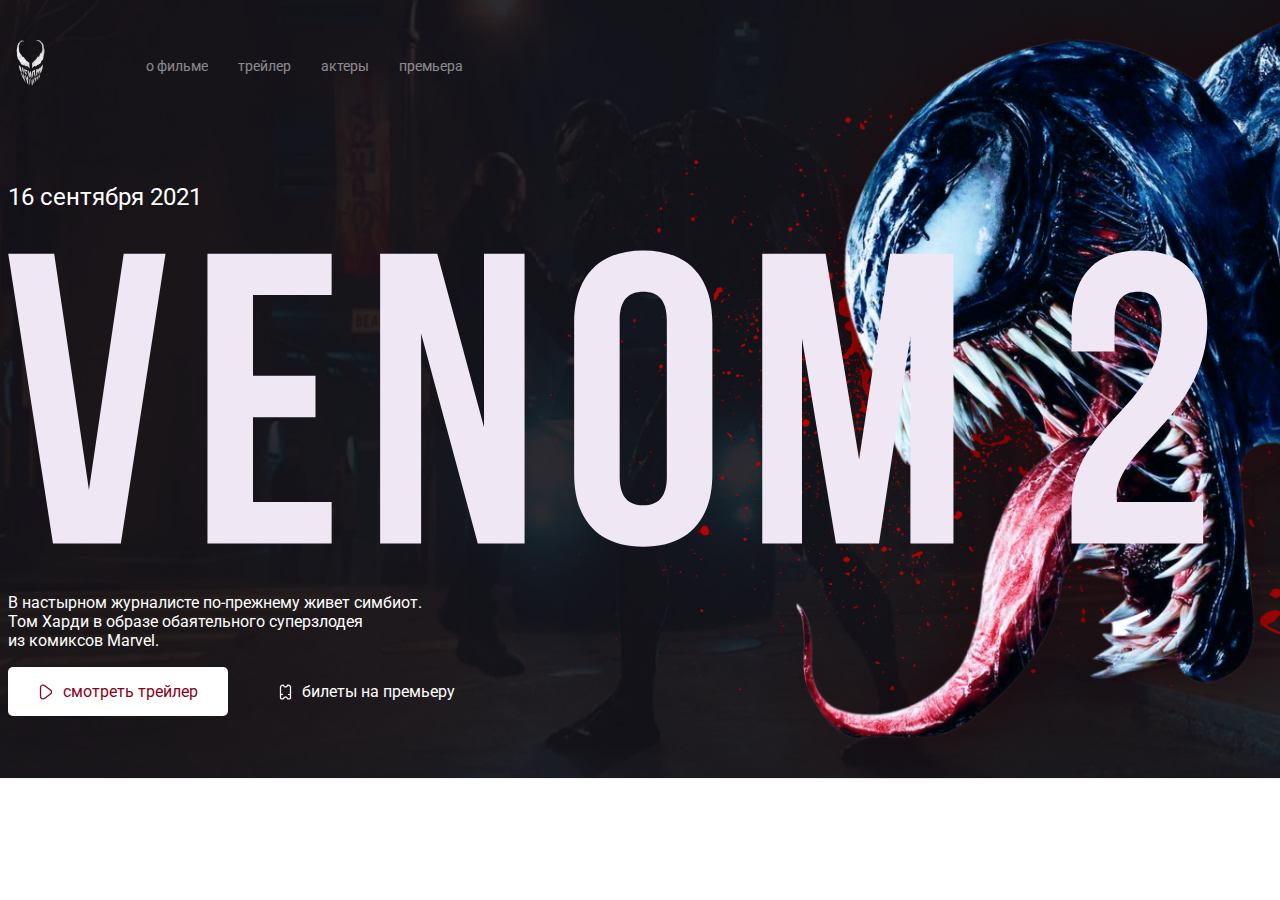
<file: Lutfullin/index.html>
<!DOCTYPE html>
<html lang="en">
  <head>
    <meta charset="UTF-8" />
    <meta name="viewport" content="width=device-width, initial-scale=1.0" />
    <title>Document</title>
    <link rel="stylesheet" href="style.css" />
  </head>
  <body>
    <header class="container">
      <a href="index.html"><img src="./img/i-removebg-preview 1.png" alt="" /></a>
      <nav>
        <ul>
          <li><a href="film.html">о фильме</a></li>
          <li><a href="">трейлер</a></li>
          <li><a href="">актеры</a></li>
          <li><a href="">премьера</a></li>
        </ul>
      </nav>
    </header>
    <main class="container">
      <p class="september">16 сентября 2021</p>
      <img src="./img/Venom 2.svg" alt="" class="venom" />
      <pre><p class="description">В настырном журналисте по-прежнему живет симбиот. 
Том Харди в образе обаятельного суперзлодея 
из комиксов Marvel.</p></pre>
      <div class="btns">
        <div class="btn">
          <img src="./img/fi-rr-play (1) 1.png" alt="" />
          <p>смотреть трейлер</p>
        </div>
        <div class="btn2">
          <img src="./img/Vector.png" alt="" />
          <p>билеты на премьеру</p>
        </div>
      </div>
    </main>
  </body>
</html>
</file>
<file: Lutfullin/style.css>
@import url('https://fonts.googleapis.com/css2?family=Roboto:wght@400;700&display=swap');

*{
    font-family: Roboto;
}

.container{
    max-width: 1700px;
    margin: 0 auto;
}

body{
    background-image: url(./img/Group\ 6\ \(1\).png);
    background-repeat: no-repeat;
    background-size: cover;
}

ul{
    display: flex;
    list-style: none;
    gap: 30px;
}

ul a{
    text-decoration: none;
    color: #ffffff;
    font-weight: 400;
    font-size: 14px;
    opacity: 50%;
}

header{
    display: flex;
    align-items: center;
    gap: 52px;
    padding-top: 20px;
}

.september{
    font-weight: 400;
    font-size: 24px;
    color: #ffffff;
    padding-top: 56px;
}

.venom{
    width: 1200px;
    height: 300px;
    padding-top: 14px;
}

.description{
    font-weight: 400;
    font-size: 16px;
    color: #ffffff;
    padding-top: 24px;
}

.btns{
    display: flex;
    align-items: center;
    gap: 51px;
}

.btn{
    display: flex;
    align-items: center;
    color: #8D0019;
    gap: 10px;
    background-color: #fff;
    border-radius: 5px;
    padding: 15px 30px;
}

.btn p{
    margin: 0;
}

.btn2{
    color: #ffffff;
    display: flex;
    gap: 10px;
    align-items: center;
}

.role{
    color: #ffffff;
}

.disp{
    display: flex;
    gap: 63px;
}

h2,h3{
    color: #ffffff;
}

h2{
    font-size: 36px;
    margin-bottom: 0;
}

.disp p{
    margin: 0;
}

button{
    background: #ffffff;
    border-radius: 50%;
    width: 45px;
    height: 45px;
}

.video{
    width: 356px;
    height: 205px;
    position: relative;
    z-index: 99;
}

.play{
    margin-left: 156px;
    margin-top: -125px;
    position: absolute;
    z-index: 1;
}

.main{
    display: flex;
    justify-content: space-between;
    align-items: center;
}

.desc p{
    color: #ffffff;
}

.right{
    display: flex;
    gap: 30px;
}

@media screen and (max-width:375px) {
    .main{
        display: block;
        text-align: center;
    }

    header{
        display: flex;
        flex-direction: column;
        gap: 10px;
    }

    ul{
        display: flex;
        flex-direction: column;
        text-align: center;
        margin: 0;
        padding: 0;
    }
    
    .main img{
        max-width: 320px;
    }
    .play{
        display: flex;
        justify-content: center;
        align-items: center;
    }

    video{
        max-width: 320px;
        justify-content: center;
        align-items: center;
    }

    .right{
        padding-top: 30px;
        display: block;
        text-align: center;
    }
    .left{
        display: block;
    }

    .description{
        max-width: 350px;
        font-size: 12px;
        padding: 0;
    }
    .disp{
        text-align: justify;
        display: flex;
        justify-content: center;
    }

    .venom{
        width: 250px;
        height: 100px;
    }
    
    main{
        text-align: center;
    }

    .btns{
        display: flex;
        flex-direction: column;
        gap: 10px;
    }
}
</file>
